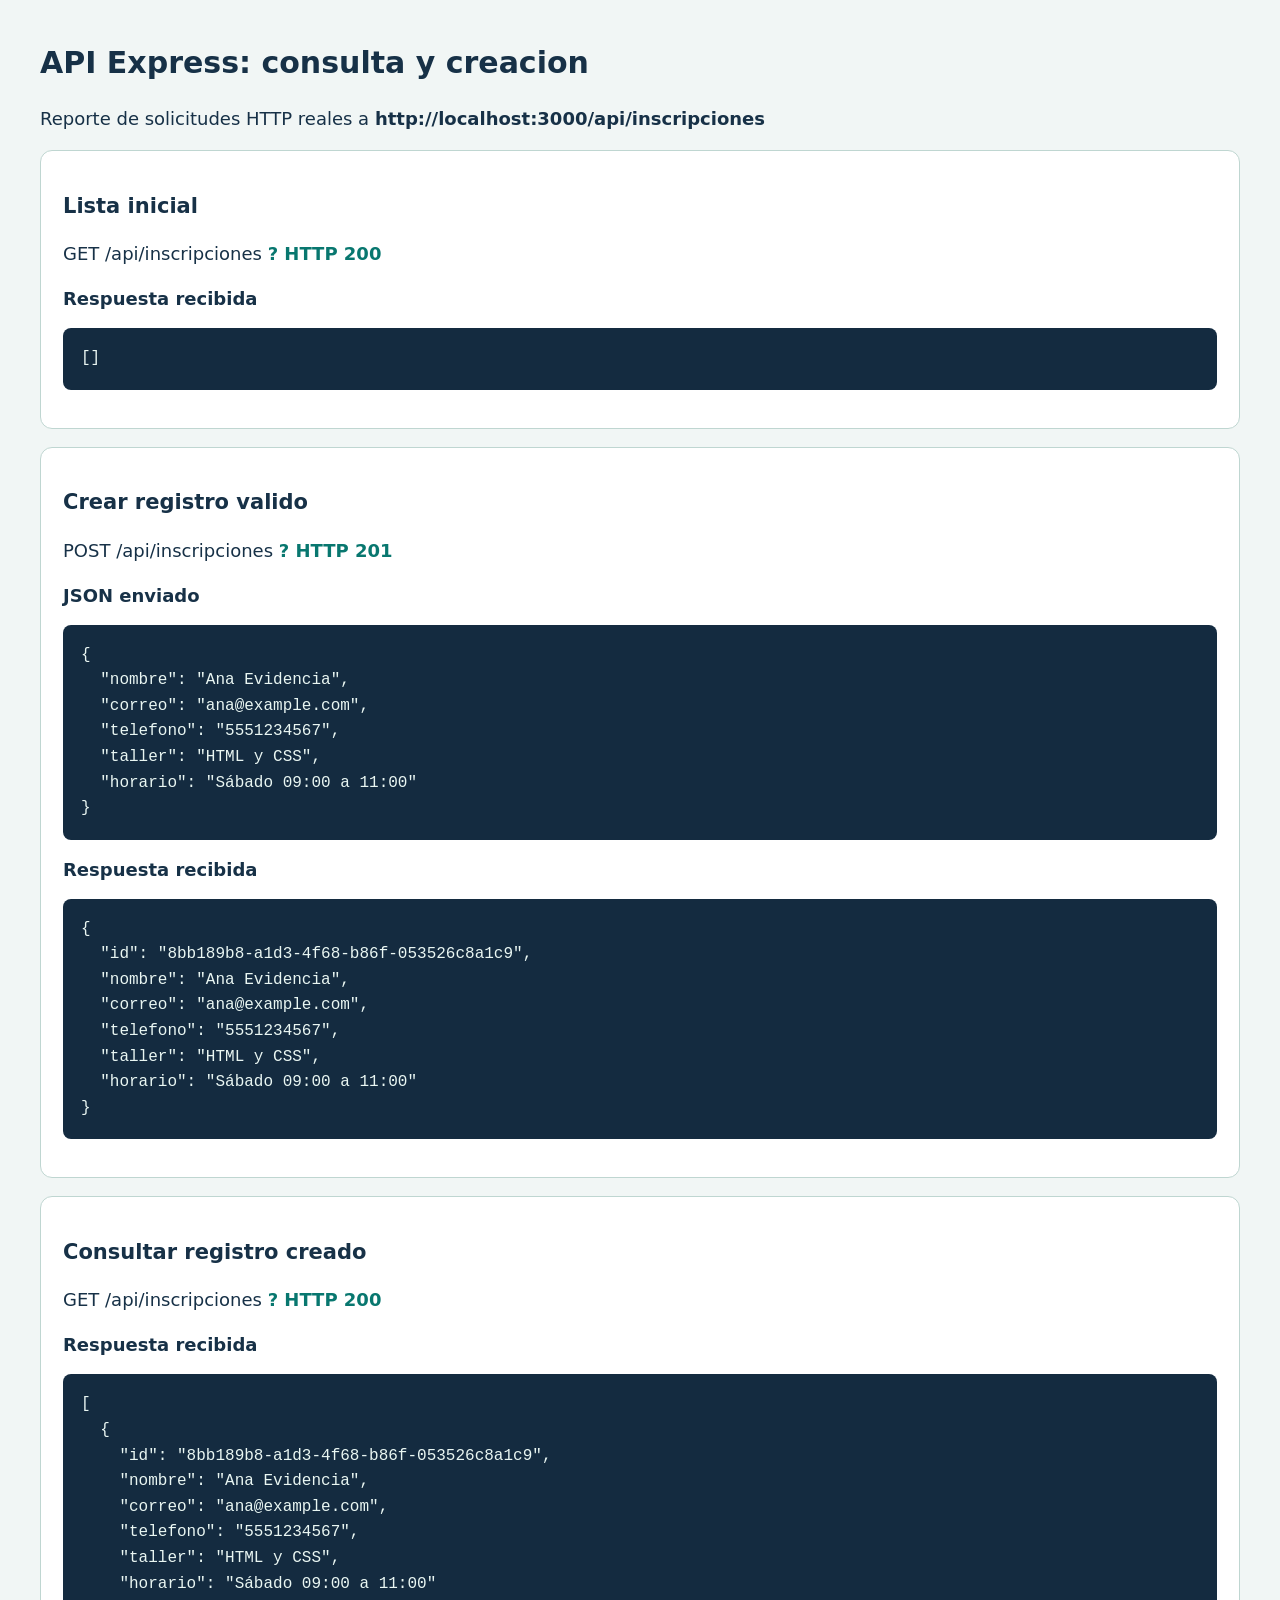
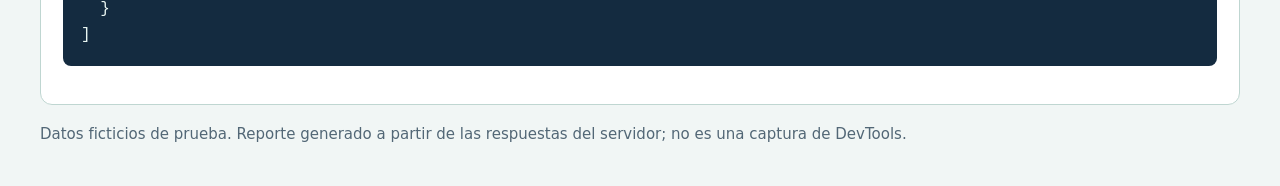
<file: evidencias/05-api-get-post.html>
<html lang="es"><meta charset="utf-8"><title>API Express: consulta y creacion</title><style>body{font:18px/1.5 system-ui;margin:40px;background:#f1f6f5;color:#173147}h1{font-size:30px}article{background:white;padding:22px;border:1px solid #bfd6d1;border-radius:12px;margin:18px 0}pre{white-space:pre-wrap;overflow-wrap:anywhere;font:16px/1.6 Consolas,monospace;background:#142b40;color:#e9f6f2;padding:18px;border-radius:8px}.status{color:#08776f;font-weight:bold}h2{font-size:21px}small{color:#526776}</style><h1>API Express: consulta y creacion</h1><p>Reporte de solicitudes HTTP reales a <b>http://localhost:3000/api/inscripciones</b></p><article><h2>Lista inicial</h2><p>GET /api/inscripciones <span class="status">? HTTP 200</span></p><b>Respuesta recibida</b><pre>[]</pre></article><article><h2>Crear registro valido</h2><p>POST /api/inscripciones <span class="status">? HTTP 201</span></p><b>JSON enviado</b><pre>{
  &quot;nombre&quot;: &quot;Ana Evidencia&quot;,
  &quot;correo&quot;: &quot;ana@example.com&quot;,
  &quot;telefono&quot;: &quot;5551234567&quot;,
  &quot;taller&quot;: &quot;HTML y CSS&quot;,
  &quot;horario&quot;: &quot;Sábado 09:00 a 11:00&quot;
}</pre><b>Respuesta recibida</b><pre>{
  &quot;id&quot;: &quot;8bb189b8-a1d3-4f68-b86f-053526c8a1c9&quot;,
  &quot;nombre&quot;: &quot;Ana Evidencia&quot;,
  &quot;correo&quot;: &quot;ana@example.com&quot;,
  &quot;telefono&quot;: &quot;5551234567&quot;,
  &quot;taller&quot;: &quot;HTML y CSS&quot;,
  &quot;horario&quot;: &quot;Sábado 09:00 a 11:00&quot;
}</pre></article><article><h2>Consultar registro creado</h2><p>GET /api/inscripciones <span class="status">? HTTP 200</span></p><b>Respuesta recibida</b><pre>[
  {
    &quot;id&quot;: &quot;8bb189b8-a1d3-4f68-b86f-053526c8a1c9&quot;,
    &quot;nombre&quot;: &quot;Ana Evidencia&quot;,
    &quot;correo&quot;: &quot;ana@example.com&quot;,
    &quot;telefono&quot;: &quot;5551234567&quot;,
    &quot;taller&quot;: &quot;HTML y CSS&quot;,
    &quot;horario&quot;: &quot;Sábado 09:00 a 11:00&quot;
  }
]</pre></article><small>Datos ficticios de prueba. Reporte generado a partir de las respuestas del servidor; no es una captura de DevTools.</small></html>
</file>
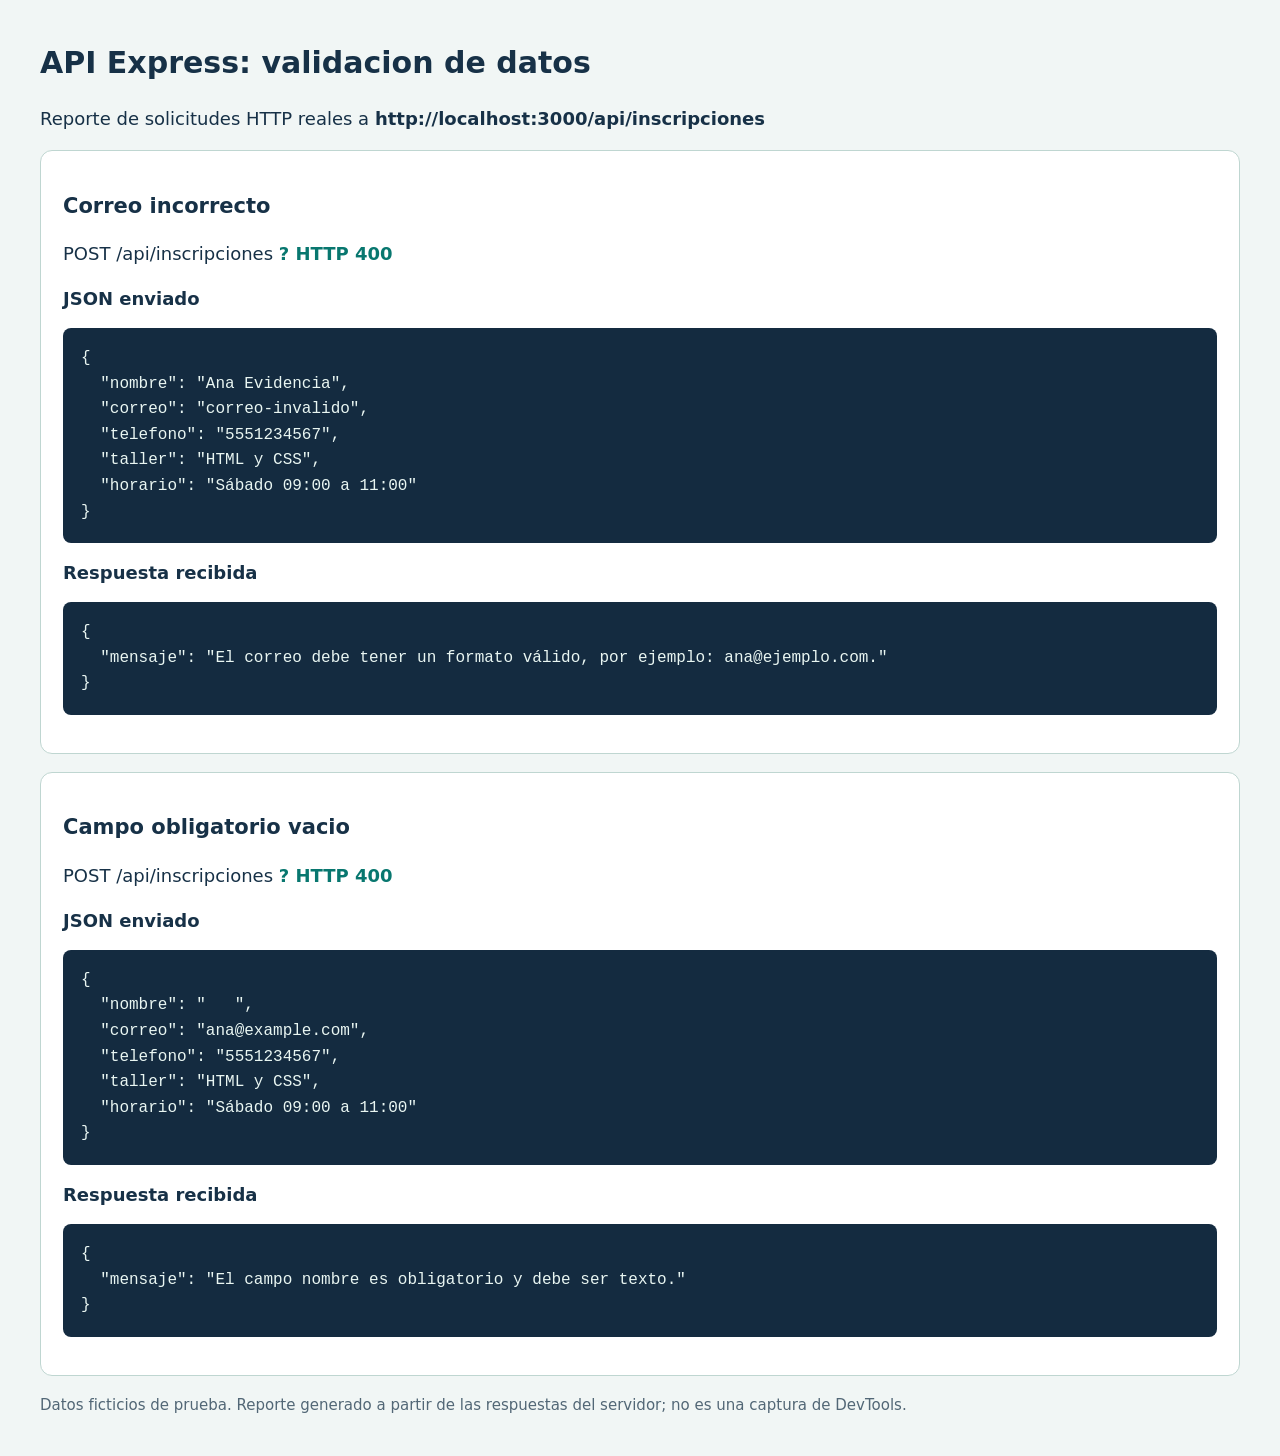
<file: evidencias/06-api-validacion.html>
<html lang="es"><meta charset="utf-8"><title>API Express: validacion de datos</title><style>body{font:18px/1.5 system-ui;margin:40px;background:#f1f6f5;color:#173147}h1{font-size:30px}article{background:white;padding:22px;border:1px solid #bfd6d1;border-radius:12px;margin:18px 0}pre{white-space:pre-wrap;overflow-wrap:anywhere;font:16px/1.6 Consolas,monospace;background:#142b40;color:#e9f6f2;padding:18px;border-radius:8px}.status{color:#08776f;font-weight:bold}h2{font-size:21px}small{color:#526776}</style><h1>API Express: validacion de datos</h1><p>Reporte de solicitudes HTTP reales a <b>http://localhost:3000/api/inscripciones</b></p><article><h2>Correo incorrecto</h2><p>POST /api/inscripciones <span class="status">? HTTP 400</span></p><b>JSON enviado</b><pre>{
  &quot;nombre&quot;: &quot;Ana Evidencia&quot;,
  &quot;correo&quot;: &quot;correo-invalido&quot;,
  &quot;telefono&quot;: &quot;5551234567&quot;,
  &quot;taller&quot;: &quot;HTML y CSS&quot;,
  &quot;horario&quot;: &quot;Sábado 09:00 a 11:00&quot;
}</pre><b>Respuesta recibida</b><pre>{
  &quot;mensaje&quot;: &quot;El correo debe tener un formato válido, por ejemplo: ana@ejemplo.com.&quot;
}</pre></article><article><h2>Campo obligatorio vacio</h2><p>POST /api/inscripciones <span class="status">? HTTP 400</span></p><b>JSON enviado</b><pre>{
  &quot;nombre&quot;: &quot;   &quot;,
  &quot;correo&quot;: &quot;ana@example.com&quot;,
  &quot;telefono&quot;: &quot;5551234567&quot;,
  &quot;taller&quot;: &quot;HTML y CSS&quot;,
  &quot;horario&quot;: &quot;Sábado 09:00 a 11:00&quot;
}</pre><b>Respuesta recibida</b><pre>{
  &quot;mensaje&quot;: &quot;El campo nombre es obligatorio y debe ser texto.&quot;
}</pre></article><small>Datos ficticios de prueba. Reporte generado a partir de las respuestas del servidor; no es una captura de DevTools.</small></html>
</file>
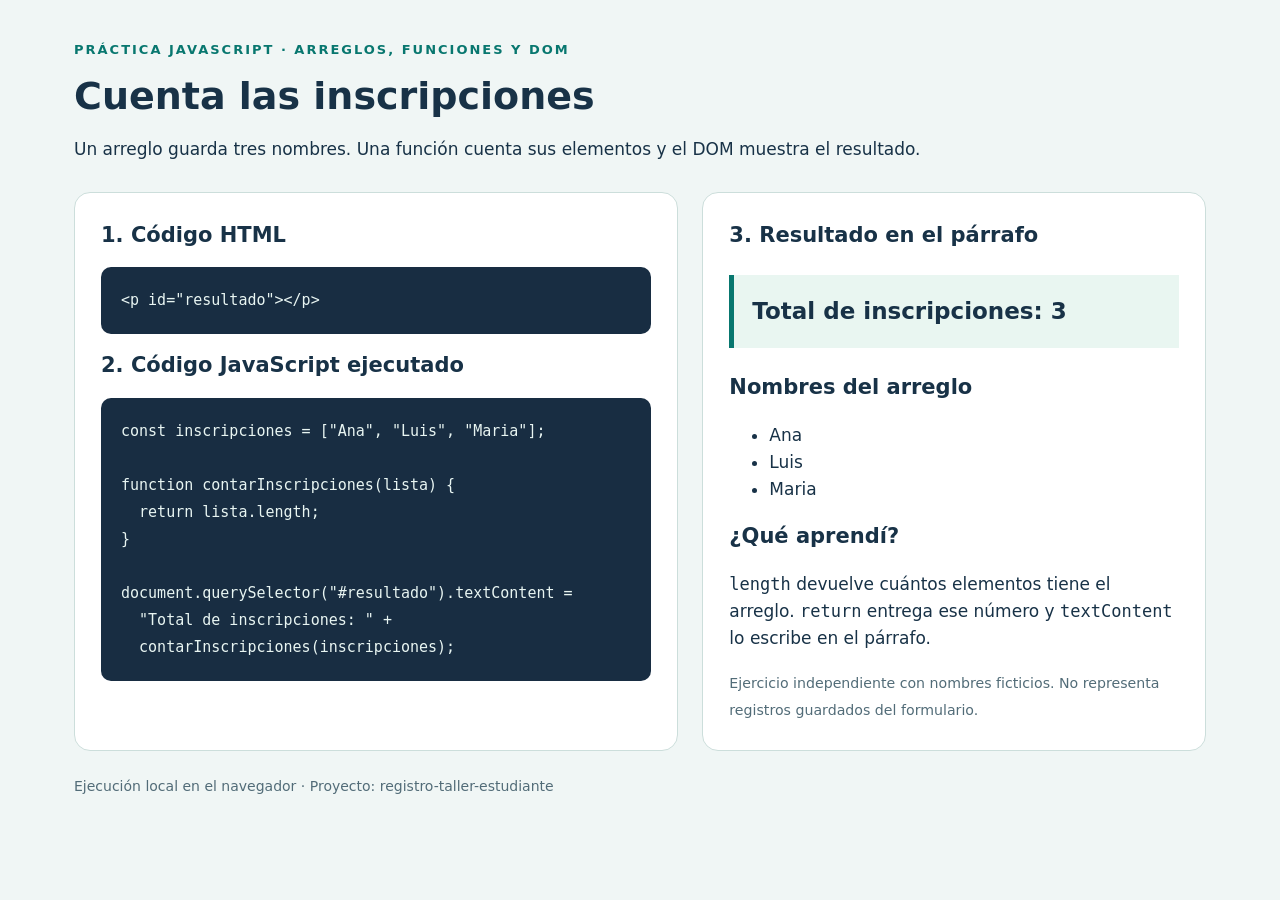
<file: public/practica-inscripciones.html>
<!doctype html>
<html lang="es">
<head>
  <meta charset="utf-8">
  <meta name="viewport" content="width=device-width, initial-scale=1">
  <title>Práctica JavaScript · Cuenta las inscripciones</title>
  <style>
    * { box-sizing: border-box; }
    body { margin: 0; background: #f0f6f5; color: #183247; font: 17px/1.6 system-ui, sans-serif; }
    main { max-width: 1180px; margin: 40px auto; padding: 0 24px; }
    .etiqueta { color: #08776f; font-size: 13px; font-weight: 800; letter-spacing: 2px; }
    h1 { font-size: 38px; margin: 10px 0; line-height: 1.2; }
    .columnas { display: grid; grid-template-columns: 1.2fr 1fr; gap: 24px; margin-top: 28px; }
    section { padding: 26px; border: 1px solid #ccdedb; border-radius: 16px; background: white; }
    h2 { font-size: 21px; margin: 0 0 15px; }
    pre { white-space: pre-wrap; overflow-wrap: anywhere; background: #182d42; color: #e8f5f2; border-radius: 10px; padding: 20px; font: 15px/1.8 Consolas, monospace; }
    #resultado { padding: 18px; border-left: 5px solid #08776f; background: #e9f6f1; font-size: 23px; font-weight: 700; }
    small { color: #526c78; }
    footer { margin: 24px 0; color: #526c78; font-size: 14px; }
    @media (max-width: 700px) { .columnas { grid-template-columns: 1fr; } h1 { font-size: 30px; } }
  </style>
</head>
<body>
  <main>
    <p class="etiqueta">PRÁCTICA JAVASCRIPT · ARREGLOS, FUNCIONES Y DOM</p>
    <h1>Cuenta las inscripciones</h1>
    <p>Un arreglo guarda tres nombres. Una función cuenta sus elementos y el DOM muestra el resultado.</p>
    <div class="columnas">
      <section>
        <h2>1. Código HTML</h2>
        <pre>&lt;p id="resultado"&gt;&lt;/p&gt;</pre>
        <h2>2. Código JavaScript ejecutado</h2>
        <pre id="codigo"></pre>
      </section>
      <section>
        <h2>3. Resultado en el párrafo</h2>
        <p id="resultado"></p>
        <h2>Nombres del arreglo</h2>
        <ul id="nombres"></ul>
        <h2>¿Qué aprendí?</h2>
        <p><code>length</code> devuelve cuántos elementos tiene el arreglo. <code>return</code> entrega ese número y <code>textContent</code> lo escribe en el párrafo.</p>
        <small>Ejercicio independiente con nombres ficticios. No representa registros guardados del formulario.</small>
      </section>
    </div>
    <footer>Ejecución local en el navegador · Proyecto: registro-taller-estudiante</footer>
  </main>
  <script id="ejercicio">
const inscripciones = ["Ana", "Luis", "Maria"];

function contarInscripciones(lista) {
  return lista.length;
}

document.querySelector("#resultado").textContent =
  "Total de inscripciones: " +
  contarInscripciones(inscripciones);
  </script>
  <script>
    document.querySelector("#codigo").textContent = document.querySelector("#ejercicio").textContent.trim();
    inscripciones.forEach(nombre => {
      const elemento = document.createElement("li");
      elemento.textContent = nombre;
      document.querySelector("#nombres").append(elemento);
    });
  </script>
</body>
</html>
</file>
